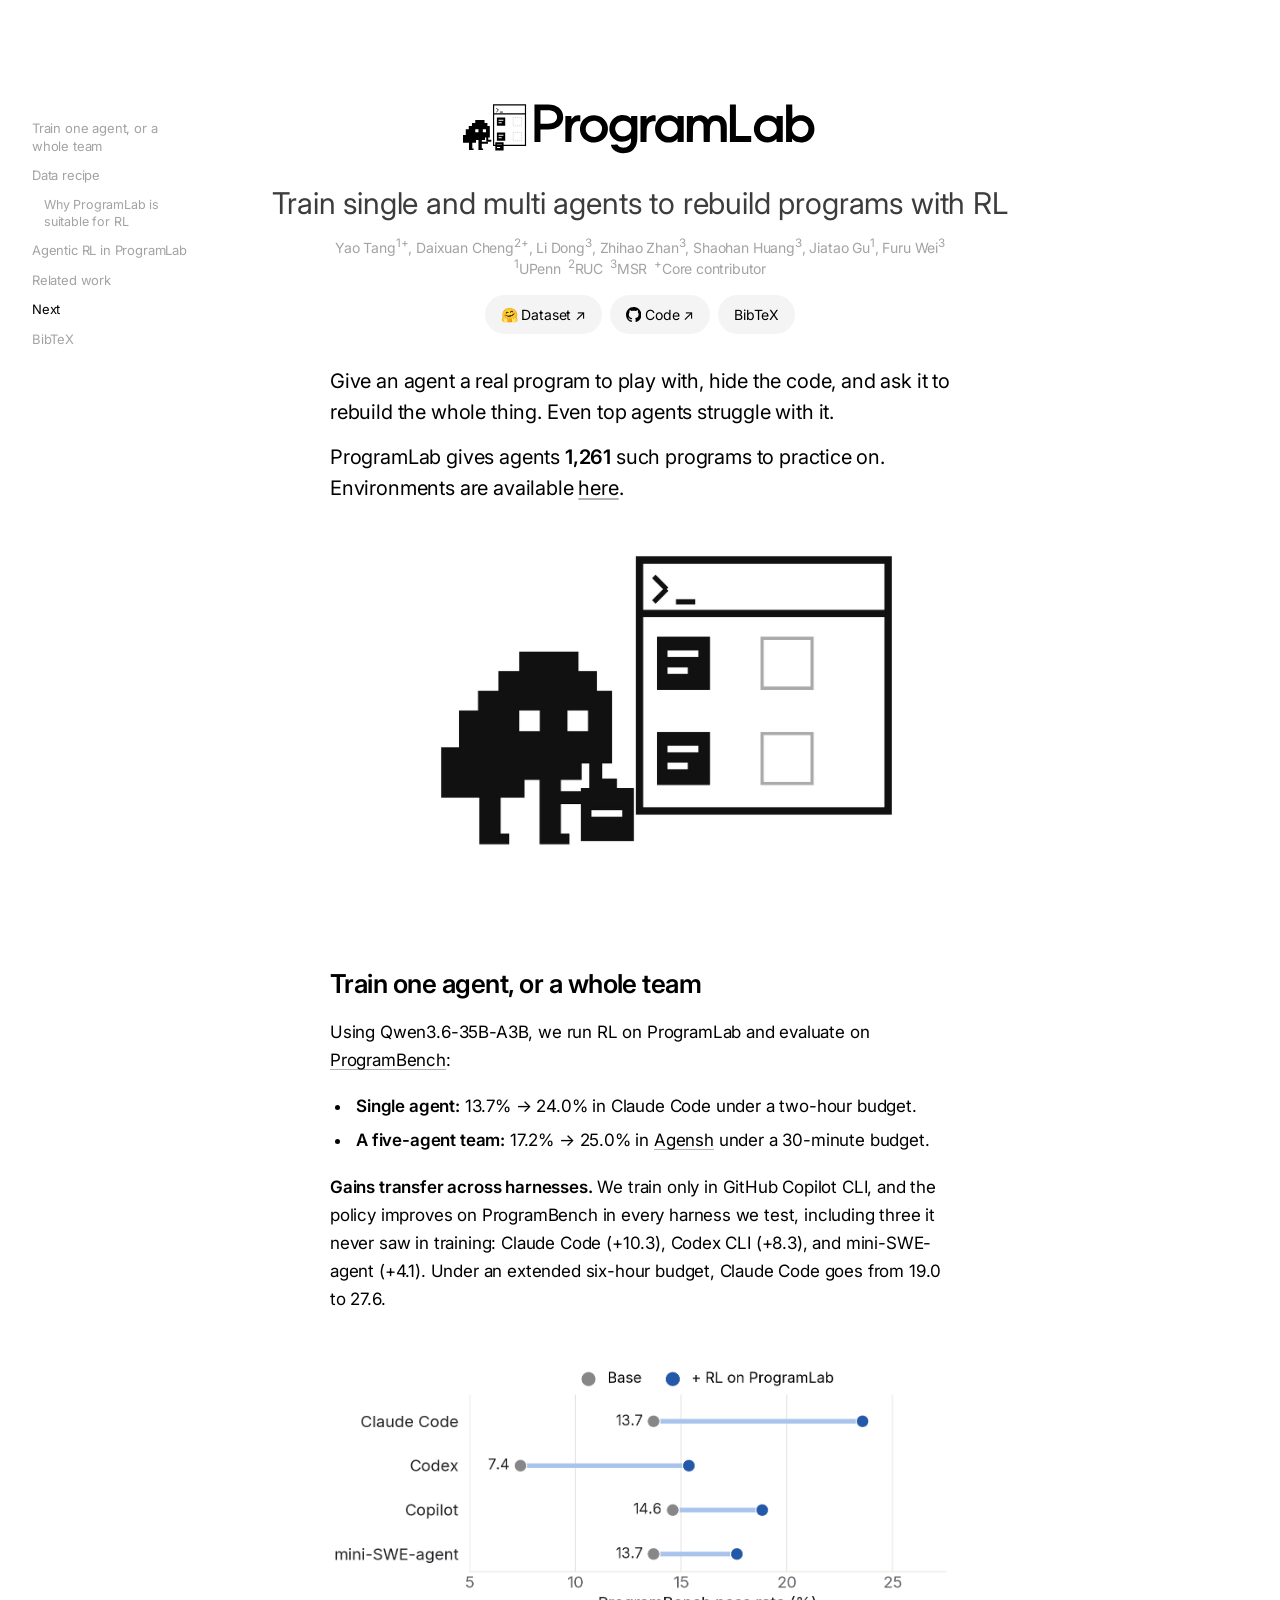
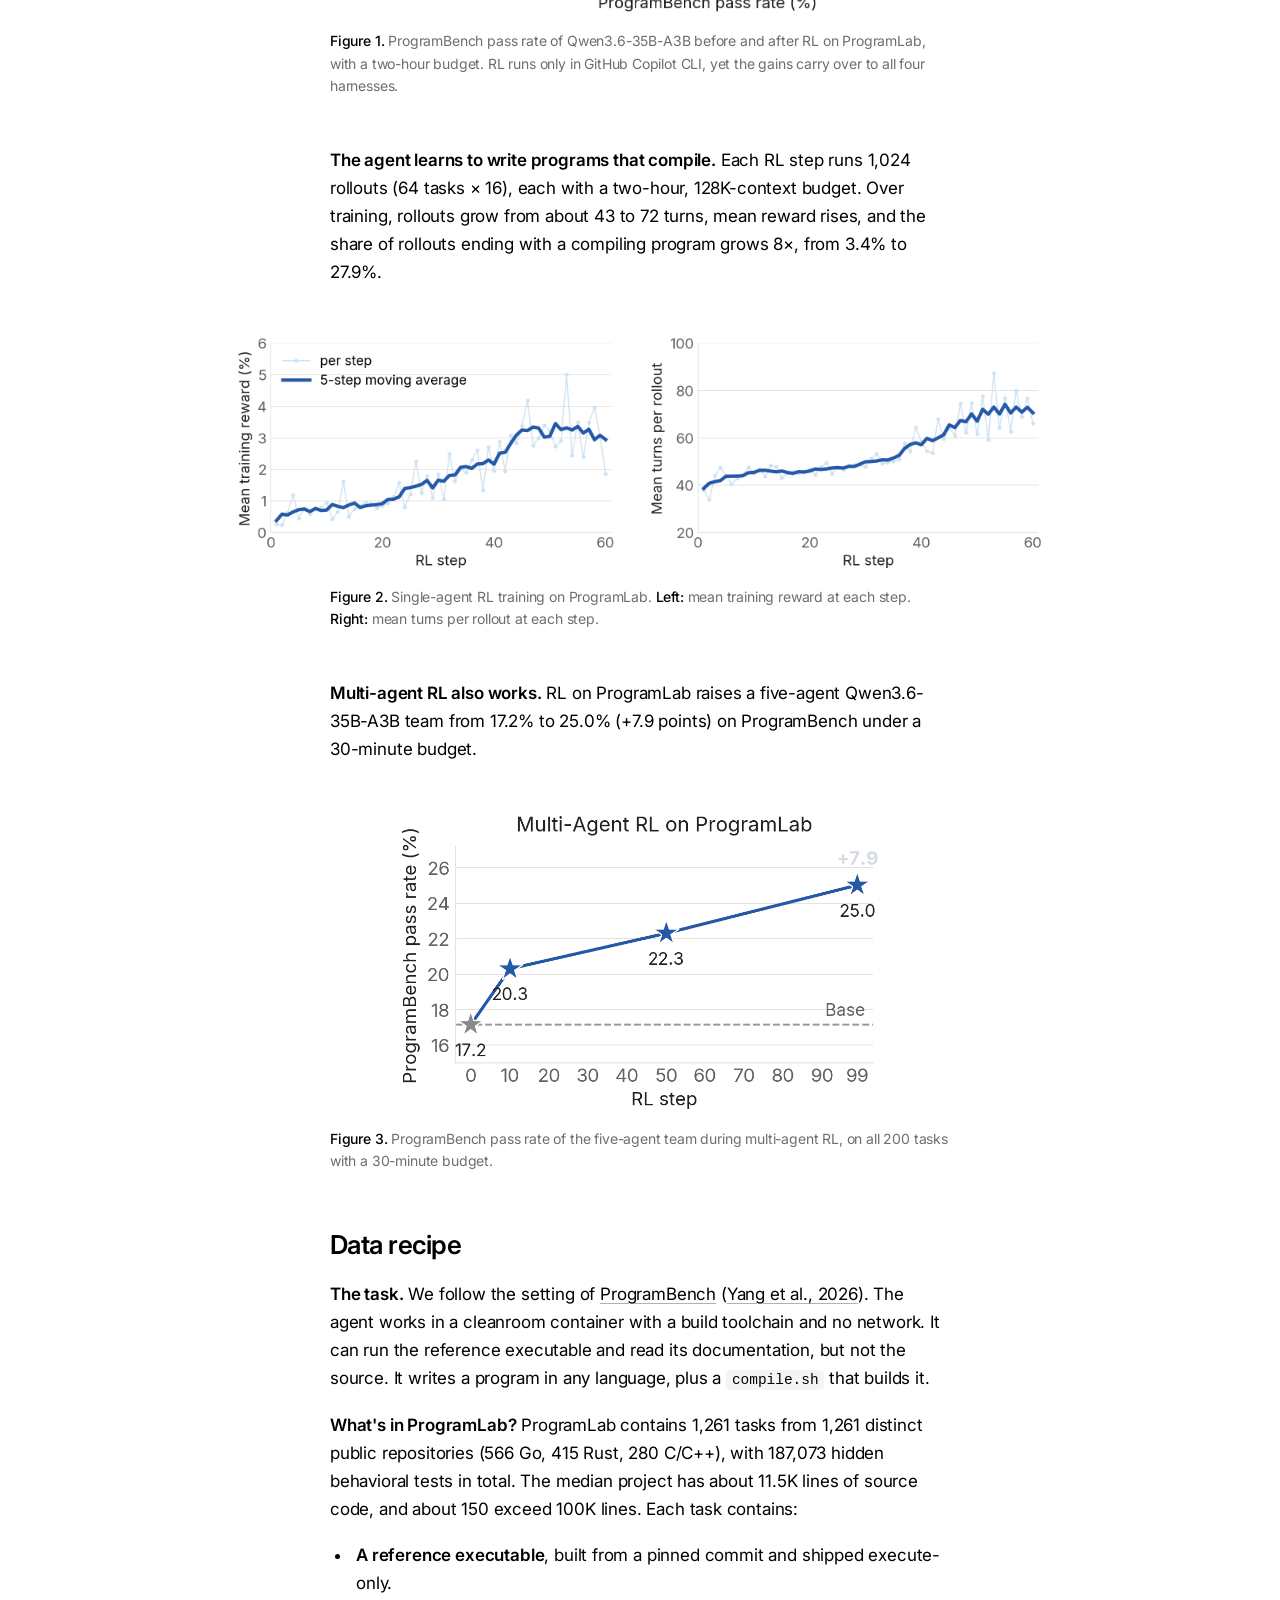
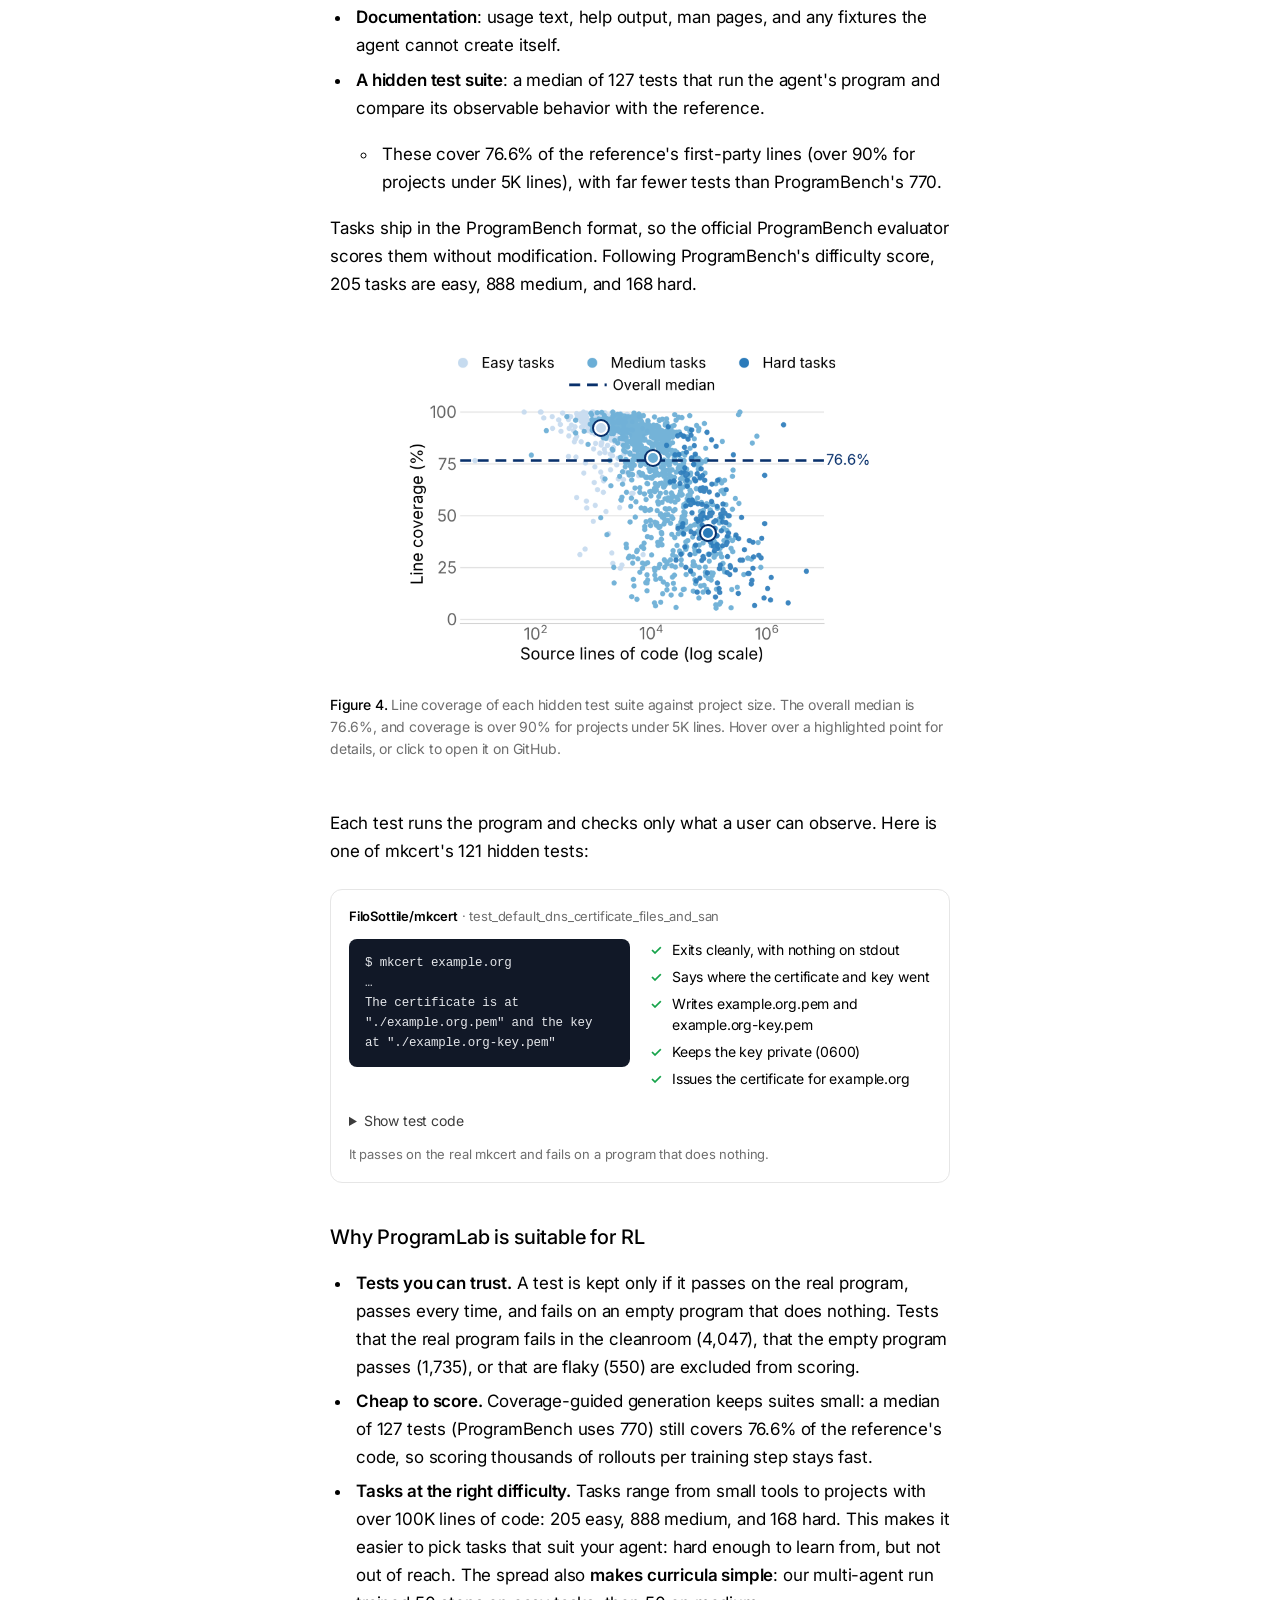
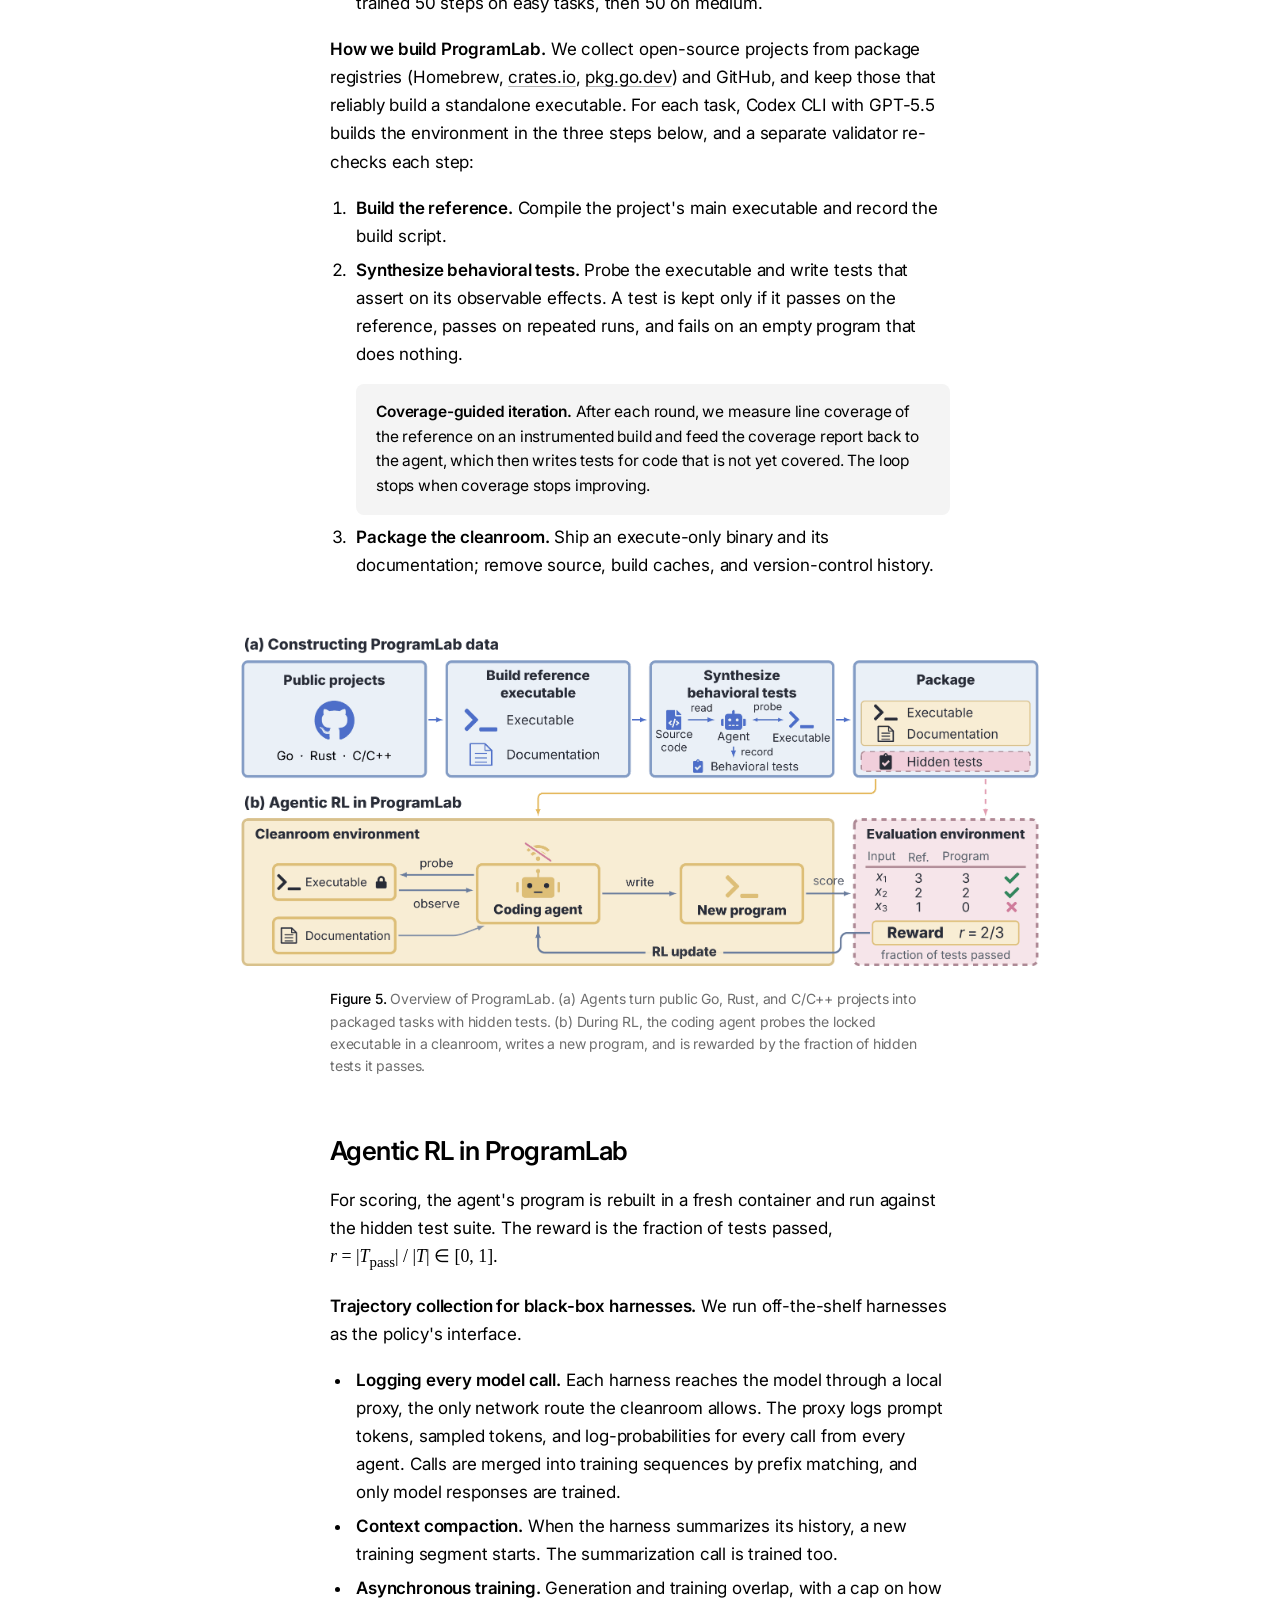
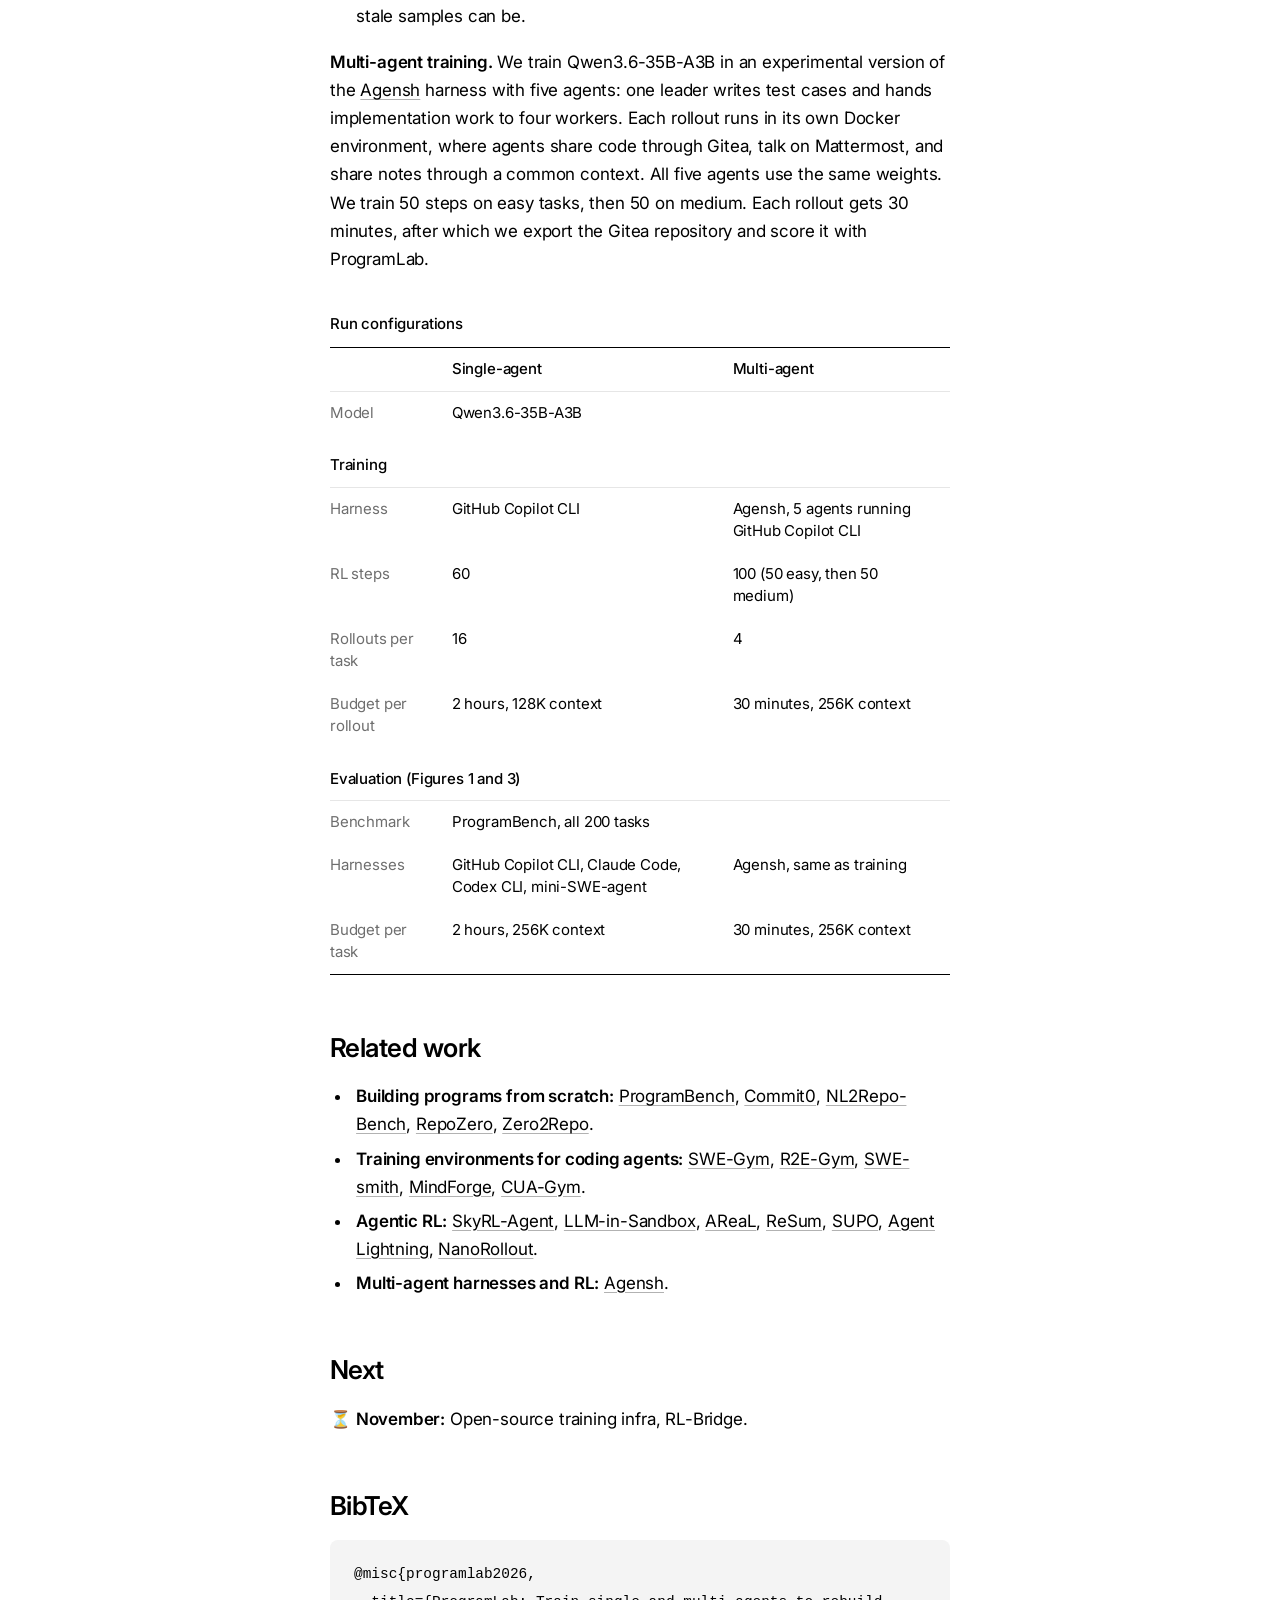
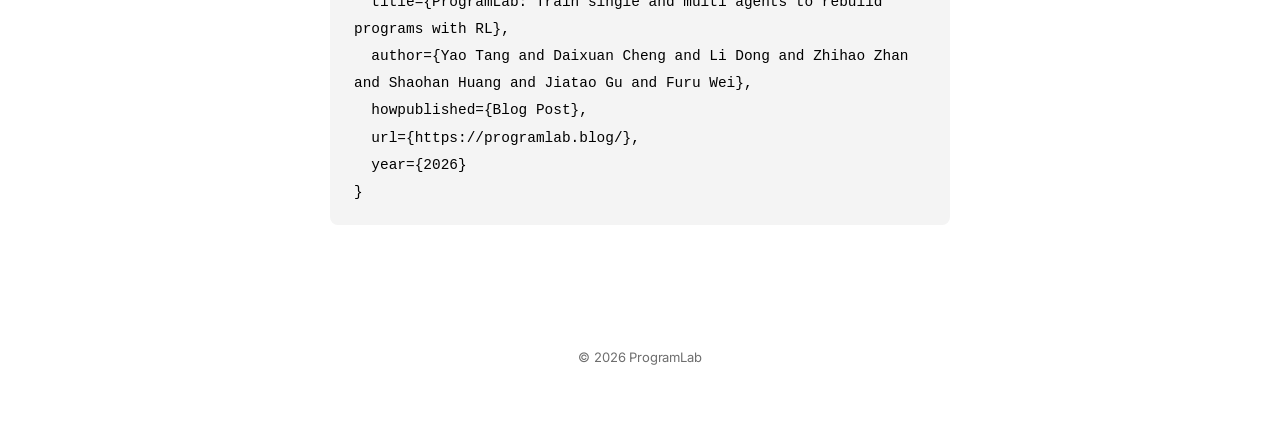
<file: index.html>
<!doctype html>
<html lang="en">
<head>
<meta charset="utf-8">
<meta name="viewport" content="width=device-width, initial-scale=1">
<title>ProgramLab: Train single and multi agents to rebuild programs with RL</title>
<meta name="description" content="1,261 RL environments for agents learning to rebuild programs through trial and error. RL on ProgramLab gains +10.3 points as a single agent and +7.9 points as a five-agent team on ProgramBench.">
<meta property="og:type" content="article">
<meta property="og:title" content="ProgramLab: Train single and multi agents to rebuild programs with RL">
<meta property="og:description" content="1,261 RL environments for agents learning to rebuild programs through trial and error.">
<meta property="og:image" content="https://programlab.blog/assets/main_result.gif">
<meta name="citation_title" content="ProgramLab: Train single and multi agents to rebuild programs with RL">
<meta name="citation_author" content="Tang, Yao">
<meta name="citation_author" content="Cheng, Daixuan">
<meta name="citation_author" content="Dong, Li">
<meta name="citation_author" content="Zhan, Zhihao">
<meta name="citation_author" content="Huang, Shaohan">
<meta name="citation_author" content="Gu, Jiatao">
<meta name="citation_author" content="Wei, Furu">
<meta name="citation_publication_date" content="2026/10/28">
<link rel="icon" href="assets/icon.svg?v=0edddf7f" type="image/svg+xml">
<link rel="preconnect" href="https://fonts.googleapis.com">
<link rel="preconnect" href="https://fonts.gstatic.com" crossorigin>
<link rel="stylesheet" href="https://fonts.googleapis.com/css2?family=Inter:wght@400;500;600&display=swap">
<link rel="stylesheet" href="style.css?v=890a3dde">
</head>
<body>
<main>

<header>
<h1><img src="assets/logo.svg?v=866e0961" width="2178" height="386" alt="ProgramLab"></h1>
<p class="sub">Train single and multi agents to rebuild programs with RL</p>
<p class="authors"><a href="https://yaotang23.github.io/">Yao Tang</a><sup>1+</sup>, <a href="https://cdxeve.github.io/">Daixuan Cheng</a><sup>2+</sup>, <a href="https://scholar.google.com/citations?user=wEfQgPgAAAAJ&amp;hl=en">Li Dong</a><sup>3</sup>, <a href="https://openreview.net/profile?id=~Zhihao_Zhan1">Zhihao Zhan</a><sup>3</sup>, <a href="https://scholar.google.com/citations?user=w_QWEo8AAAAJ&amp;hl=en">Shaohan Huang</a><sup>3</sup>, <a href="https://scholar.google.com/citations?user=cB1mFBsAAAAJ&amp;hl=en">Jiatao Gu</a><sup>1</sup>, <a href="https://scholar.google.com/citations?user=G-V1VpwAAAAJ&amp;hl=en">Furu Wei</a><sup>3</sup><br><sup>1</sup>UPenn&ensp;<sup>2</sup>RUC&ensp;<sup>3</sup>MSR&ensp;<sup>+</sup>Core contributor</p>
<nav class="links">
<a class="btn" href="https://huggingface.co/datasets/Program-Lab/ProgramLab">🤗 Dataset ↗</a>
<a class="btn" href="https://github.com/programlab-agent/ProgramLab"><svg class="gh" viewBox="0 0 16 16" aria-hidden="true"><path d="M8 0c4.42 0 8 3.58 8 8a8.013 8.013 0 0 1-5.45 7.59c-.4.08-.55-.17-.55-.38 0-.27.01-1.13.01-2.2 0-.75-.25-1.23-.54-1.48 1.78-.2 3.65-.88 3.65-3.95 0-.88-.31-1.59-.82-2.15.08-.2.36-1.02-.08-2.12 0 0-.67-.22-2.2.82-.64-.18-1.32-.27-2-.27-.68 0-1.36.09-2 .27-1.53-1.03-2.2-.82-2.2-.82-.44 1.1-.16 1.92-.08 2.12-.51.56-.82 1.28-.82 2.15 0 3.06 1.86 3.75 3.64 3.95-.23.2-.44.55-.51 1.07-.46.21-1.61.55-2.33-.66-.15-.24-.6-.83-1.23-.82-.67.01-.27.38.01.53.34.19.73.9.82 1.13.16.45.68 1.31 2.69.94 0 .67.01 1.3.01 1.49 0 .21-.15.45-.55.38A7.995 7.995 0 0 1 0 8c0-4.42 3.58-8 8-8Z"/></svg> Code ↗</a>
<button class="btn" id="copy-bib" type="button">BibTeX</button>
</nav>
</header>

<nav class="toc">
<a href="#results">Train one agent, or a whole team</a>
<a href="#data">Data recipe</a>
<a class="l2" href="#why-rl">Why ProgramLab is suitable for RL</a>
<a href="#rl">Agentic RL in ProgramLab</a>
<a href="#related">Related work</a>
<a href="#next">Next</a>
<a href="#bibtex">BibTeX</a>
</nav>

<section class="tldr">
<p class="lead">Give an agent a real program to play with, hide the code, and ask it to rebuild the whole thing. Even top agents struggle with it.</p>
<p class="lead">ProgramLab gives agents <b>1,261</b> such programs to practice on. Environments are available <a href="https://huggingface.co/datasets/Program-Lab/ProgramLab">here</a>.</p>
</section>

<figure class="teaser">
<video src="assets/teaser.mp4?v=5a001070" poster="assets/teaser_start.jpg?v=9a32990d" width="1920" height="1080" autoplay muted playsinline preload="auto" aria-label="One agent rebuilds a program, a team joins, then many programs being rebuilt at once"></video>
<button class="replay" type="button">↻ Replay</button>
</figure>

<h2 id="results">Train one agent, or a whole team</h2>

<p>Using Qwen3.6-35B-A3B, we run RL on ProgramLab and evaluate on <a href="https://programbench.com/">ProgramBench</a>:</p>
<ul>
<li><b>Single agent:</b> 13.7% → 24.0% in Claude Code under a two-hour budget.</li>
<li><b>A five-agent team:</b> 17.2% → 25.0% in <a href="https://agens-harness.github.io/project/">Agensh</a> under a 30-minute budget.</li>
</ul>

<p><b>Gains transfer across harnesses.</b> We train only in GitHub Copilot CLI, and the policy improves on ProgramBench in every harness we test, including three it never saw in training: Claude Code (+10.3), Codex CLI (+8.3), and mini-SWE-agent (+4.1). Under an extended six-hour budget, Claude Code goes from 19.0 to 27.6.</p>

<figure class="narrow">
<img src="assets/main_result.gif?v=2cdb8900" width="1421" height="586" alt="ProgramBench pass rate before and after RL across four harnesses">
<figcaption><b>Figure 1.</b> ProgramBench pass rate of Qwen3.6-35B-A3B before and after RL on ProgramLab, with a two-hour budget. RL runs only in GitHub Copilot CLI, yet the gains carry over to all four harnesses.</figcaption>
</figure>

<p><b>The agent learns to write programs that compile.</b> Each RL step runs 1,024 rollouts (64 tasks × 16), each with a two-hour, 128K-context budget. Over training, rollouts grow from about 43 to 72 turns, mean reward rises, and the share of rollouts ending with a compiling program grows 8×, from 3.4% to 27.9%.</p>

<figure>
<img src="assets/training_reward_turns.gif?v=4a516956" width="2052" height="602" alt="Training reward and turns per rollout during single-agent RL" loading="lazy">
<figcaption><b>Figure 2.</b> Single-agent RL training on ProgramLab. <b>Left:</b> mean training reward at each step. <b>Right:</b> mean turns per rollout at each step.</figcaption>
</figure>

<p><b>Multi-agent RL also works.</b> RL on ProgramLab raises a five-agent Qwen3.6-35B-A3B team from 17.2% to 25.0% (+7.9 points) on ProgramBench under a 30-minute budget.</p>

<figure class="w80">
<img src="assets/marl_eval.gif?v=7c5bfc0e" width="1273" height="593" alt="Five-agent team pass rate during multi-agent RL" loading="lazy">
<figcaption><b>Figure 3.</b> ProgramBench pass rate of the five-agent team during multi-agent RL, on all 200 tasks with a 30-minute budget.</figcaption>
</figure>

<h2 id="data">Data recipe</h2>

<p><b>The task.</b> We follow the setting of <a href="https://programbench.com/">ProgramBench</a> (<a href="https://arxiv.org/abs/2605.03546">Yang et al., 2026</a>). The agent works in a cleanroom container with a build toolchain and no network. It can run the reference executable and read its documentation, but not the source. It writes a program in any language, plus a <code>compile.sh</code> that builds it.</p>

<p><b>What's in ProgramLab?</b> ProgramLab contains 1,261 tasks from 1,261 distinct public repositories (566 Go, 415 Rust, 280 C/C++), with 187,073 hidden behavioral tests in total. The median project has about 11.5K lines of source code, and about 150 exceed 100K lines. Each task contains:</p>
<ul>
<li><b>A reference executable</b>, built from a pinned commit and shipped execute-only.</li>
<li><b>Documentation</b>: usage text, help output, man pages, and any fixtures the agent cannot create itself.</li>
<li><b>A hidden test suite</b>: a median of 127 tests that run the agent's program and compare its observable behavior with the reference.
<ul><li>These cover 76.6% of the reference's first-party lines (over 90% for projects under 5K lines), with far fewer tests than ProgramBench's 770.</li></ul>
</li>
</ul>

<p>Tasks ship in the ProgramBench format, so the official ProgramBench evaluator scores them without modification. Following ProgramBench's difficulty score, 205 tasks are easy, 888 medium, and 168 hard.</p>

<figure class="small">
<div class="plot">
<img src="assets/coverage_base.png?v=335b9923" width="1522" height="1024" alt="Line coverage against project size, with three example projects" loading="lazy">
<img class="layer easy" src="assets/coverage_easy.png?v=ae4210fb" alt="" loading="lazy">
<img class="layer medium" src="assets/coverage_medium.png?v=842e8409" alt="" loading="lazy">
<img class="layer hard" src="assets/coverage_hard.png?v=01f10472" alt="" loading="lazy">
<img class="layer" src="assets/coverage_overlay.png?v=ba44b6c4" alt="" loading="lazy">
<a class="pt easy" href="https://github.com/FiloSottile/mkcert" target="_blank" rel="noopener" style="left: 42.13%; top: 24.76%" aria-label="FiloSottile/mkcert on GitHub"><span class="dot"></span><span class="card"><span class="repo">FiloSottile/mkcert</span><span class="desc">Makes locally trusted HTTPS certificates for development</span><span class="meta"><span class="tag">Easy</span>Go · ~1.4K lines</span><span class="tests">121 tests (making certificates 18, output and key options 17, where the local CA lives 22, installing the CA into browsers &amp; OS 29, signing requests &amp; error messages 23, help &amp; version 12)</span><span class="bar"><span style="width: 91.9%"></span></span><span class="meta">91.9% line coverage<span class="open">GitHub ↗</span></span></span></a>
<a class="pt medium" href="https://github.com/PaulJuliusMartinez/jless" target="_blank" rel="noopener" style="left: 52.63%; top: 33.54%" aria-label="PaulJuliusMartinez/jless on GitHub"><span class="dot"></span><span class="card"><span class="repo">PaulJuliusMartinez/jless</span><span class="desc">Command-line viewer for exploring JSON</span><span class="meta"><span class="tag">Medium</span>Rust · ~11K lines</span><span class="tests">106 tests (browsing &amp; folding JSON 51, copying a value’s path 21, reading files &amp; stdin 18, command-line flags 16)</span><span class="bar"><span style="width: 77.8%"></span></span><span class="meta">77.8% line coverage<span class="open">GitHub ↗</span></span></span></a>
<a class="pt hard" href="https://github.com/caddyserver/caddy" target="_blank" rel="noopener" style="left: 63.75%; top: 56.15%" aria-label="caddyserver/caddy on GitHub"><span class="dot"></span><span class="card"><span class="repo">caddyserver/caddy</span><span class="desc">Web server with automatic HTTPS</span><span class="meta"><span class="tag">Hard</span>Go · ~99K lines</span><span class="tests">262 tests (converting config files 78, running the server 46, quick test responses 25, exporting stored certificates 20, + 10 more such as file serving and password hashing)</span><span class="bar"><span style="width: 41.3%"></span></span><span class="meta">41.3% line coverage<span class="open">GitHub ↗</span></span></span></a>
</div>
<figcaption><b>Figure 4.</b> Line coverage of each hidden test suite against project size. The overall median is 76.6%, and coverage is over 90% for projects under 5K lines. Hover over a highlighted point for details, or click to open it on GitHub.</figcaption>
</figure>

<p>Each test runs the program and checks only what a user can observe. Here is one of mkcert's 121 hidden tests:</p>
<div class="testcard">
<p class="head"><b>FiloSottile/mkcert</b> · test_default_dns_certificate_files_and_san</p>
<div class="cols">
<pre class="term">$ mkcert example.org
…
The certificate is at "./example.org.pem" and the key at "./example.org-key.pem"</pre>
<ul class="checks">
<li>Exits cleanly, with nothing on stdout</li>
<li>Says where the certificate and key went</li>
<li>Writes example.org.pem and example.org-key.pem</li>
<li>Keeps the key private (0600)</li>
<li>Issues the certificate for example.org</li>
</ul>
</div>
<details><summary>Show test code</summary><pre><code>def test_default_dns_certificate_files_and_san(program_under_test):
    proc = program_under_test.run("example.org")
    cert_file = program_under_test.work / "example.org.pem"
    key_file = program_under_test.work / "example.org-key.pem"

    assert proc.returncode == 0
    assert proc.stdout == ""
    assert "The certificate is at \"./example.org.pem\" and the key at \"./example.org-key.pem\"" in proc.stderr
    assert cert_file.is_file()
    assert key_file.is_file()
    assert file_mode(cert_file) == 0o644
    assert file_mode(key_file) == 0o600
    assert pem_block_types(cert_file) == ["CERTIFICATE"]
    assert pem_block_types(key_file) == ["PRIVATE KEY"]
    assert subject_alt_names(cert_file) == {("DNS", "example.org")}</code></pre></details>
<p class="fine">It passes on the real mkcert and fails on a program that does nothing.</p>
</div>

<h3 id="why-rl">Why ProgramLab is suitable for RL</h3>
<ul>
<li><b>Tests you can trust.</b> A test is kept only if it passes on the real program, passes every time, and fails on an empty program that does nothing. Tests that the real program fails in the cleanroom (4,047), that the empty program passes (1,735), or that are flaky (550) are excluded from scoring.</li>
<li><b>Cheap to score.</b> Coverage-guided generation keeps suites small: a median of 127 tests (ProgramBench uses 770) still covers 76.6% of the reference's code, so scoring thousands of rollouts per training step stays fast.</li>
<li><b>Tasks at the right difficulty.</b> Tasks range from small tools to projects with over 100K lines of code: 205 easy, 888 medium, and 168 hard. This makes it easier to pick tasks that suit your agent: hard enough to learn from, but not out of reach. The spread also <b>makes curricula simple</b>: our multi-agent run trained 50 steps on easy tasks, then 50 on medium.</li>
</ul>

<p><b>How we build ProgramLab.</b> We collect open-source projects from package registries (Homebrew, <a href="http://crates.io">crates.io</a>, <a href="http://pkg.go.dev">pkg.go.dev</a>) and GitHub, and keep those that reliably build a standalone executable. For each task, Codex CLI with GPT-5.5 builds the environment in the three steps below, and a separate validator re-checks each step:</p>
<ol>
<li><b>Build the reference.</b> Compile the project's main executable and record the build script.</li>
<li><b>Synthesize behavioral tests.</b> Probe the executable and write tests that assert on its observable effects. A test is kept only if it passes on the reference, passes on repeated runs, and fails on an empty program that does nothing.
<aside class="note">
<b>Coverage-guided iteration.</b> After each round, we measure line coverage of the reference on an instrumented build and feed the coverage report back to the agent, which then writes tests for code that is not yet covered. The loop stops when coverage stops improving.
</aside>
</li>
<li><b>Package the cleanroom.</b> Ship an execute-only binary and its documentation; remove source, build caches, and version-control history.</li>
</ol>

<figure>
<img src="assets/overview.gif?v=7c2d8b42" width="2047" height="875" alt="Overview of ProgramLab task construction and RL" loading="lazy">
<figcaption><b>Figure 5.</b> Overview of ProgramLab. (a) Agents turn public Go, Rust, and C/C++ projects into packaged tasks with hidden tests. (b) During RL, the coding agent probes the locked executable in a cleanroom, writes a new program, and is rewarded by the fraction of hidden tests it passes.</figcaption>
</figure>

<h2 id="rl">Agentic RL in ProgramLab</h2>

<p>For scoring, the agent's program is rebuilt in a fresh container and run against the hidden test suite. The reward is the fraction of tests passed, <span class="math"><i>r</i> = |<i>T</i><sub>pass</sub>| / |<i>T</i>| ∈ [0, 1]</span>.</p>

<p><b>Trajectory collection for black-box harnesses.</b> We run off-the-shelf harnesses as the policy's interface.</p>
<ul>
<li><b>Logging every model call.</b> Each harness reaches the model through a local proxy, the only network route the cleanroom allows. The proxy logs prompt tokens, sampled tokens, and log-probabilities for every call from every agent. Calls are merged into training sequences by prefix matching, and only model responses are trained.</li>
<li><b>Context compaction.</b> When the harness summarizes its history, a new training segment starts. The summarization call is trained too.</li>
<li><b>Asynchronous training.</b> Generation and training overlap, with a cap on how stale samples can be.</li>
</ul>

<p><b>Multi-agent training.</b> We train Qwen3.6-35B-A3B in an experimental version of the <a href="https://agens-harness.github.io/project/">Agensh</a> harness with five agents: one leader writes test cases and hands implementation work to four workers. Each rollout runs in its own Docker environment, where agents share code through Gitea, talk on Mattermost, and share notes through a common context. All five agents use the same weights. We train 50 steps on easy tasks, then 50 on medium. Each rollout gets 30 minutes, after which we export the Gitea repository and score it with ProgramLab.</p>

<table>
<caption>Run configurations</caption>
<thead><tr><th></th><th>Single-agent</th><th>Multi-agent</th></tr></thead>
<tbody>
<tr><td>Model</td><td colspan="2">Qwen3.6-35B-A3B</td></tr>
</tbody>
<tbody>
<tr class="grp"><th colspan="3">Training</th></tr>
<tr><td>Harness</td><td>GitHub Copilot CLI</td><td>Agensh, 5 agents running GitHub Copilot CLI</td></tr>
<tr><td>RL steps</td><td>60</td><td>100 (50 easy, then 50 medium)</td></tr>
<tr><td>Rollouts per task</td><td>16</td><td>4</td></tr>
<tr><td>Budget per rollout</td><td>2 hours, 128K context</td><td>30 minutes, 256K context</td></tr>
</tbody>
<tbody>
<tr class="grp"><th colspan="3">Evaluation (Figures 1 and 3)</th></tr>
<tr><td>Benchmark</td><td colspan="2">ProgramBench, all 200 tasks</td></tr>
<tr><td>Harnesses</td><td>GitHub Copilot CLI, Claude Code, Codex CLI, mini-SWE-agent</td><td>Agensh, same as training</td></tr>
<tr><td>Budget per task</td><td>2 hours, 256K context</td><td>30 minutes, 256K context</td></tr>
</tbody>
</table>

<h2 id="related">Related work</h2>
<ul class="refs">
<li><b>Building programs from scratch:</b> <a href="https://arxiv.org/abs/2605.03546">ProgramBench</a>, <a href="https://arxiv.org/abs/2412.01769">Commit0</a>, <a href="https://arxiv.org/abs/2512.12730">NL2Repo-Bench</a>, <a href="https://arxiv.org/abs/2605.07122">RepoZero</a>, <a href="https://arxiv.org/abs/2609.38269">Zero2Repo</a>.</li>
<li><b>Training environments for coding agents:</b> <a href="https://arxiv.org/abs/2412.21139">SWE-Gym</a>, <a href="https://openreview.net/forum?id=7evvwwdo3z">R2E-Gym</a>, <a href="https://arxiv.org/abs/2504.21798">SWE-smith</a>, <a href="https://arxiv.org/abs/2607.27146">MindForge</a>, <a href="https://arxiv.org/abs/2605.25624">CUA-Gym</a>.</li>
<li><b>Agentic RL:</b> <a href="https://arxiv.org/abs/2511.16108">SkyRL-Agent</a>, <a href="https://arxiv.org/abs/2601.16206">LLM-in-Sandbox</a>, <a href="https://arxiv.org/abs/2505.24298">AReaL</a>, <a href="https://arxiv.org/abs/2509.13313">ReSum</a>, <a href="https://arxiv.org/abs/2510.06727">SUPO</a>, <a href="https://arxiv.org/abs/2508.03680">Agent Lightning</a>, <a href="https://cocoa-org.notion.site/nanorollout">NanoRollout</a>.</li>
<li><b>Multi-agent harnesses and RL:</b> <a href="https://arxiv.org/abs/2609.26781">Agensh</a>.</li>
</ul>

<h2 id="next">Next</h2>
<p>⏳ <b>November:</b> Open-source training infra, RL-Bridge.</p>

<h2 id="bibtex">BibTeX</h2>
<pre><code>@misc{programlab2026,
  title={ProgramLab: Train single and multi agents to rebuild programs with RL},
  author={Yao Tang and Daixuan Cheng and Li Dong and Zhihao Zhan and Shaohan Huang and Jiatao Gu and Furu Wei},
  howpublished={Blog Post},
  url={https://programlab.blog/},
  year={2026}
}</code></pre>

</main>
<footer>© 2026 ProgramLab</footer>
<script>
const tocLinks = [...document.querySelectorAll('.toc a')];
const io = new IntersectionObserver(es => es.forEach(e => e.isIntersecting && tocLinks.forEach(a => a.classList.toggle('on', a.hash === '#' + e.target.id))), { rootMargin: '0px 0px -70% 0px' });
document.querySelectorAll('h2[id], h3[id]').forEach(h => io.observe(h));
const tv = document.querySelector('.teaser video'), tf = tv.parentNode, rb = tf.querySelector('.replay');
if (matchMedia('(prefers-reduced-motion: reduce)').matches) { tv.removeAttribute('autoplay'); tv.pause(); tv.addEventListener('loadedmetadata', () => { tv.currentTime = tv.duration; }); rb.textContent = '▶ Play'; tf.classList.add('done'); }
tv.onclick = rb.onclick = () => { tv.currentTime = 0; tv.play(); };
tv.onplay = () => tf.classList.remove('done');
tv.onended = () => { rb.textContent = '↻ Replay'; tf.classList.add('done'); };
document.getElementById('copy-bib').onclick = e => navigator.clipboard.writeText(document.querySelector('#bibtex + pre').innerText).then(() => { e.target.textContent = 'Copied ✓'; setTimeout(() => e.target.textContent = 'BibTeX', 1500); });
</script>
</body>
</html>
</file>
<file: style.css>
:root {
  --text: min(620px, calc(100vw - 48px));
  --ink: #000;
  --ink2: #3c3c3c;
  --muted: #6e6e6e;
  --line: #e6e6e6;
  --soft: #f4f4f4;
  --sans: Inter, ui-sans-serif, -apple-system, "Segoe UI", Helvetica, Arial, sans-serif;
  --mono: "SF Mono", Menlo, Consolas, "Liberation Mono", monospace;
}

* { box-sizing: border-box; }
html { scroll-behavior: smooth; }

body {
  margin: 0;
  background: #fff;
  color: var(--ink);
  font: 17px/1.65 var(--sans);
  letter-spacing: -0.01em;
  -webkit-font-smoothing: antialiased;
}

main { max-width: 668px; margin: 0 auto; padding: 96px 24px 64px; }

header { text-align: center; max-width: 860px; margin: 0 auto 32px; }
main > header { margin-left: -96px; margin-right: -96px; }
h1 { margin: 0 0 24px; }
h1 img { display: block; height: 64px; width: auto; margin: 0 auto; }
.sub { font-size: min(30px, calc((100vw - 48px) / 27)); line-height: 1.3; color: var(--ink2); margin: 0 auto 32px; white-space: nowrap; }
.authors { font-size: 14px; line-height: 1.5; color: #a3a3a3; margin: -18px 0 16px; }
.authors a { color: inherit; text-decoration: none; white-space: nowrap; transition: color 0.15s; }
.authors a:hover { color: var(--ink); }
.authors sup { line-height: 0; }
.links { display: flex; justify-content: center; flex-wrap: wrap; gap: 8px; }
.btn { font-size: 14px; color: var(--ink); text-decoration: none; background: var(--soft); border-radius: 999px; padding: 8px 16px; }
.btn:hover { background: #e8e8e8; text-decoration: none; }
button.btn { font-family: inherit; letter-spacing: inherit; border: 0; cursor: pointer; }
.gh { width: 1.1em; height: 1.1em; vertical-align: -0.2em; fill: currentColor; }

.toc { display: none; }
@media (min-width: 1280px) {
  .toc { display: flex; flex-direction: column; gap: 12px; position: fixed; top: 120px; left: 32px; width: 160px; font-size: 13px; line-height: 1.35; }
  .toc a { color: #a3a3a3; text-decoration: none; transition: color 0.15s; }
  .toc a:hover, .toc a.on { color: var(--ink); }
  .toc a.l2 { padding-left: 12px; font-size: 12.5px; }
}

.lead { font-size: 20px; line-height: 1.55; margin: 0; }
.lead + .lead { margin-top: 14px; }
.tldr + h2 { margin-top: 32px; }

h2 { font-size: 26px; line-height: 1.3; font-weight: 600; letter-spacing: -0.02em; margin: 56px 0 12px; scroll-margin-top: 24px; }
h3 { font-size: 20px; line-height: 1.4; font-weight: 500; margin: 40px 0 8px; scroll-margin-top: 24px; }
p { margin: 18px 0; }
b { font-weight: 600; }
ul, ol { margin: 18px 0; padding-left: 1.3em; }
li { margin: 6px 0; padding-left: 4px; }

a { color: inherit; text-decoration: underline; text-decoration-color: rgba(0, 0, 0, 0.3); text-underline-offset: 3px; }
a:hover { text-decoration-color: currentColor; }

.note { margin: 16px 0 8px; padding: 16px 20px; background: var(--soft); border-radius: 8px; font-size: 15.5px; line-height: 1.6; }
.todo { color: #c2410c; }

figure { margin: 48px 0; }
figure img { display: block; width: 100%; height: auto; }
.teaser { position: relative; margin-top: 16px; margin-bottom: 0; }
.replay { position: absolute; right: 12px; bottom: 12px; font-family: inherit; font-size: 13px; color: var(--ink2); background: rgba(255, 255, 255, 0.85); border: 1px solid var(--line); border-radius: 999px; padding: 6px 12px; cursor: pointer; opacity: 0; pointer-events: none; transition: opacity 0.2s, color 0.15s; }
.replay:hover { color: var(--ink); }
.teaser.done .replay { opacity: 1; pointer-events: auto; }
.teaser + h2 { margin-top: 32px; }
.teaser video { display: block; width: 100%; height: auto; aspect-ratio: 1920 / 980; object-fit: cover; object-position: 50% 100%; cursor: pointer; }
figcaption { font-size: 14px; line-height: 1.6; color: var(--muted); margin-top: 14px; width: var(--text); margin-left: calc((100% - var(--text)) / 2); }
figcaption b { color: var(--ink); font-weight: 500; }
.plot { position: relative; }
.plot .layer { position: absolute; inset: 0; width: 100%; height: 100%; pointer-events: none; transition: opacity 0.2s; }
.plot:has(.pt.easy:hover) .layer:is(.medium, .hard), .plot:has(.pt.medium:hover) .layer:is(.easy, .hard), .plot:has(.pt.hard:hover) .layer:is(.easy, .medium) { opacity: 0.1; }
.pt { position: absolute; width: min(48px, 10%); aspect-ratio: 1; transform: translate(-50%, -50%); border-radius: 50%; display: grid; place-items: center; text-decoration: none; outline: none; }
.pt.easy { --c: #c6dbef; } .pt.medium { --c: #6baed6; } .pt.hard { --c: #2b7bba; }
.pt:hover { z-index: 1; }
.dot { position: relative; width: 14px; height: 14px; border-radius: 50%; background: var(--c); border: 2px solid #fff; box-shadow: 0 0 0 2px #08306b; animation: bob 2.4s ease-in-out infinite; }
.dot::after { content: ""; position: absolute; inset: -8px; border-radius: 50%; border: 2px solid #08306b; opacity: 0; animation: ping 2.4s ease-out infinite; }
.pt:hover .dot, .pt:focus-visible .dot { animation: none; transform: scale(1.3); }
.pt:hover .dot::after, .pt:focus-visible .dot::after { animation: none; }
@keyframes bob { 50% { transform: translateY(-2px); } }
@keyframes ping { 0% { transform: scale(0.5); opacity: 0.5; } 80%, 100% { transform: scale(1.4); opacity: 0; } }
@media (prefers-reduced-motion: reduce) { .dot, .dot::after { animation: none; } }
.card { display: none; position: absolute; left: 50%; bottom: calc(100% + 2px); transform: translateX(-50%); width: 280px; background: #fff; color: var(--ink); border: 1px solid var(--line); border-radius: 12px; padding: 12px 14px; font-size: 13px; line-height: 1.45; text-align: left; box-shadow: 0 8px 24px rgba(0, 0, 0, 0.1); }
.card .repo { display: block; font-size: 14px; font-weight: 600; }
.card .desc { display: block; color: var(--ink2); margin: 2px 0 8px; }
.card .tests { display: block; color: var(--muted); font-size: 12.5px; margin-top: 6px; }
.card .meta { display: flex; align-items: center; gap: 6px; color: var(--muted); }
.card .tag { font-size: 11px; font-weight: 600; color: #08306b; background: var(--c); border-radius: 999px; padding: 1px 8px; }
.pt.hard .tag { color: #fff; }
.card .bar { display: block; height: 6px; border-radius: 3px; background: #edf1f6; margin: 10px 0 6px; overflow: hidden; }
.card .bar span { display: block; height: 100%; background: #08306b; }
.card .open { margin-left: auto; color: var(--ink); font-weight: 500; }
.pt:hover .card, .pt:focus-visible .card { display: block; }
.testcard { border: 1px solid var(--line); border-radius: 12px; padding: 16px 18px; margin: 24px 0 40px; }
.testcard .head { font-size: 13px; color: var(--muted); margin: 0 0 12px; }
.testcard .head b { color: var(--ink); }
.testcard .cols { display: grid; grid-template-columns: 1fr 1fr; gap: 20px; align-items: start; }
.testcard .term { margin: 0; background: #111827; color: #e5e7eb; font-size: 12.5px; line-height: 1.6; padding: 14px 16px; }
.checks { list-style: none; padding: 0; margin: 0; font-size: 14px; line-height: 1.5; }
.checks li { margin: 0 0 6px; padding-left: 22px; position: relative; }
.checks li::before { content: "✓"; position: absolute; left: 0; color: #16a34a; font-weight: 600; }
.testcard details { margin-top: 14px; font-size: 14px; }
.testcard summary { cursor: pointer; color: var(--ink2); }
.testcard details pre { margin: 10px 0 0; font-size: 12px; }
.testcard .fine { font-size: 13px; color: var(--muted); margin: 12px 0 0; }
main > figure.narrow { margin-left: 0; margin-right: 0; }
main > figure.small { width: 80%; margin-left: auto; margin-right: auto; }
main > figure.w80 { width: 80%; margin-left: auto; margin-right: auto; }
@media (min-width: 960px) {
  main > figure.w80 { width: calc((100% + 192px) * 0.8); margin-left: calc((100% - (100% + 192px) * 0.8) / 2); margin-right: 0; }
}
@media (min-width: 960px) {
  main > figure { margin-left: -96px; margin-right: -96px; }
}

.math { font-family: "Times New Roman", serif; font-size: 1.05em; white-space: nowrap; letter-spacing: 0; }

code { font-family: var(--mono); font-size: 0.85em; letter-spacing: 0; }
:not(pre) > code { background: var(--soft); border-radius: 4px; padding: 0.15em 0.4em; }
pre { background: var(--soft); border-radius: 8px; padding: 20px 24px; white-space: pre-wrap; line-height: 1.6; margin: 18px 0; }

table { width: 100%; border-collapse: collapse; font-size: 15px; line-height: 1.5; margin: 40px 0; border-top: 1px solid var(--ink); border-bottom: 1px solid var(--ink); }
caption { caption-side: top; text-align: left; font-weight: 500; padding-bottom: 12px; }
th, td { text-align: left; vertical-align: top; padding: 10px 16px 10px 0; }
thead th { border-bottom: 1px solid var(--line); font-weight: 500; }
tbody td:first-child { color: var(--muted); }
tr.grp th { font-weight: 500; padding-top: 20px; border-bottom: 1px solid var(--line); }

footer { font-size: 13px; color: var(--muted); text-align: center; padding: 40px 0 56px; }

@media (max-width: 640px) {
  .testcard .cols { grid-template-columns: 1fr; }
  :root { --text: calc(100vw - 40px); }
  body { font-size: 16.5px; }
  main { padding: 56px 20px 48px; }
  main > header { margin: 0 0 28px; }
  h1 img { height: 44px; }
  h2 { font-size: 22px; margin-top: 44px; }
  .lead { font-size: 18px; }
  table { font-size: 13.5px; }
}
</file>
